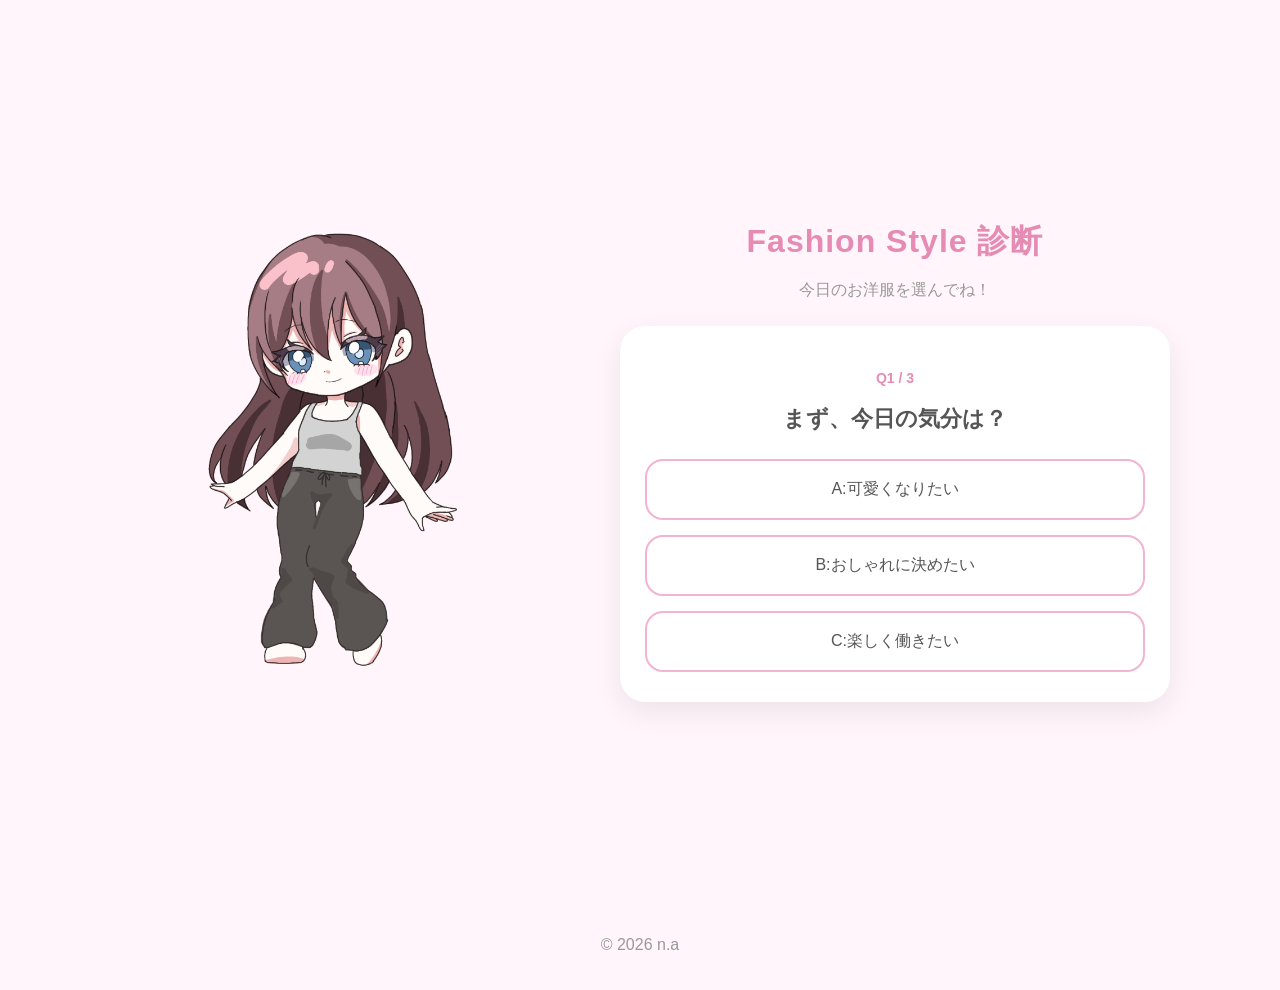
<file: index.html>
<!DOCTYPE html>
<html lang="en">
<head>
    <meta charset="UTF-8">
    <meta name="viewport" content="width=device-width, initial-scale=1.0">
    <meta name="robots" content="noindex, nofollow">
    <meta name="description" content="これはJavaScriptの課題作品です。">

    <link rel="stylesheet" href="css/style.css">
    <link rel="stylesheet" href="https://cdnjs.cloudflare.com/ajax/libs/font-awesome/6.5.2/css/all.min.css">

    <title>Fashion Style 診断</title>

</head>
<body>

<main class="container">
<!--左側女の子-->
<div class="girl-area">

<img id="girl-image" src="images/oyouhuku.png" alt="パジャマ姿">

</div>

<!--右側に診断-->
<div class="content-area">
    <header class="header">
    <h1> Fashion Style 診断 </h1>
    <p class="sub-title">
        今日のお洋服を選んでね！
    </p>
    </header>


<!--診断画面 -->
<section id="quiz" class="quiz">

<div class="question">

    <p id="progress" class="progress">
     Q1 / 3
    </p>

     <h2 id="question-text">
        まず、今日の気分は？
     </h2>

     <div id="answers" class="answers"></div><!--class +-->

     </div>

     </section>

<!--結果画面-->
<section id="result" class="result hidden"><!--section-->


<p>あなたの結果は……</p>

<div id="result-icon" class="result-icon"><!---->
    <!---リボンのアイコン挿入-->
</div>


<div id="result-name" class="result-name">
    ガーリー
</div>

<p id="result-description">
    甘くて可愛い雰囲気が似合うタイプ  <!--文字横にハートのアイコン挿入-->
</p>


<button class="restart-button" onclick="restartQuiz()">
    もう一度診断する
</button>

</section>

</div>


</main>



    <footer>
        <p>&copy; 2026 n.a</p>
    </footer>



    <script src="js/script -01.js"></script>
    <script src="js/script -02.js"></script>
    

</body>

</html>
</file>
<file: css/style.css>
@charset "UTF-8";

* {
    box-sizing: border-box;
}

body {
    margin: 0;
    font-family: sans-serif;
    background: #fff5fa;
    color: #555;
}


/*メイン*/


.container {
    max-width: 1100px;
    margin: 0 auto;
    padding: 40px 20px;
    display: flex;
    gap: 50px;
    align-items: center;
    min-height: 100vh;
}


/*女の子を左に配置*/


.girl-area {
    width: 45%;
    text-align: center;
}

/* 女の子の画像 */

.girl-area img {
    width: 100%;
    max-width: 450px;
    max-height: 650px;
    object-fit: contain;
}


/*右側：診断*/


.content-area {
    width: 55%;
    max-width: 550px;

}



/*タイトル*/


.header {
    text-align: center;
    margin-bottom: 25px;
}

.header h1 {
    color: #e58bb4;
    font-size: 32px;
    margin-bottom: 10px;
    letter-spacing: 1px;
}

.header p {
    color: #999;
}

/*診断画面*/


.quiz {
    background: white;
    padding: 30px 25px;
    border-radius: 25px;

    /* ふんわりした影 */
    box-shadow: 0 10px 30px rgba(0, 0, 0, 0.08);

    text-align: center;
}

/* 質問 */

.question {
    width: 100%;
}

.progress {
    color: #e88bb5;
    font-size: 14px;
    font-weight: bold;
    margin-bottom: 15px;
}

h2 {
    color: #555;
    font-size: 22px;
    margin-bottom: 25px;
}


/*選択肢*/


.answers {
    display: flex;
    flex-direction: column;
    gap: 15px;
}

.answer-button {
    width: 100%;
    padding: 18px;

    border-radius: 18px;
    border: 2px solid #f3b4d0;

    background: #fff;

    color: #555;
    font-size: 16px;
    font-weight: 500;

    cursor: pointer;

    transition: 0.2s;
}

/* マウスを乗せたとき */

.answer-button:hover {
    background: #fff0f7;
    border-color: #e88bb5;
    transform: translateY(-2px);
}


/*結果画面*/


.result {
    background: white;

    padding: 40px 25px;

    border-radius: 25px;

    text-align: center;

    box-shadow: 0 10px 30px rgba(0, 0, 0, 0.08);
}

/* 結果のアイコン */

.result-icon {
    font-size: 55px;
    margin-bottom: 10px;
    color: #e88bb5;
}

/* 結果の名前 */

.result-name {
    color: #e58bb4;
    font-size: 32px;
    font-weight: bold;

    margin: 15px 0;
}

/* 結果の説明 */

#result-description {
    color: #777;
    line-height: 1.8;
}

/*もう一度診断するボタン*/

.restart-button {
    margin-top: 20px;

    padding: 15px 30px;

    border: none;
    border-radius: 30px;

    background: #e88bb5;
    color: white;

    font-size: 16px;
    font-weight: bold;

    cursor: pointer;

    transition: 0.2s;
}

.restart-button:hover {
    background: #df78a6;
    transform: translateY(-2px);
}

/*非表示*/


.hidden {
    display: none;
}

/*フッター*/

footer {
    text-align: center;
    color: #999;
    padding: 20px;
}


/*スマホ対応*/

@media (max-width: 700px) {

    .container {
        flex-direction: column;
        padding-top: 20px;
    }

    .girl-area {
        width: 100%;
        order: 1;
    }

    .girl-area img {
        max-height: 350px;
    }

    .content-area {
        width: 100%;
        order: 2;
    }
}


/*診断のスライドアニメーション*/
/* .question { 
    animation: slidIn 0.6s ease;
}

@keyframes slideIn {
    from {
        transform: translateX(200px);
        opasity: 0;
    }

    to {
        transform: translateX(0);
        opacity: 1;
    }
}
</file>
